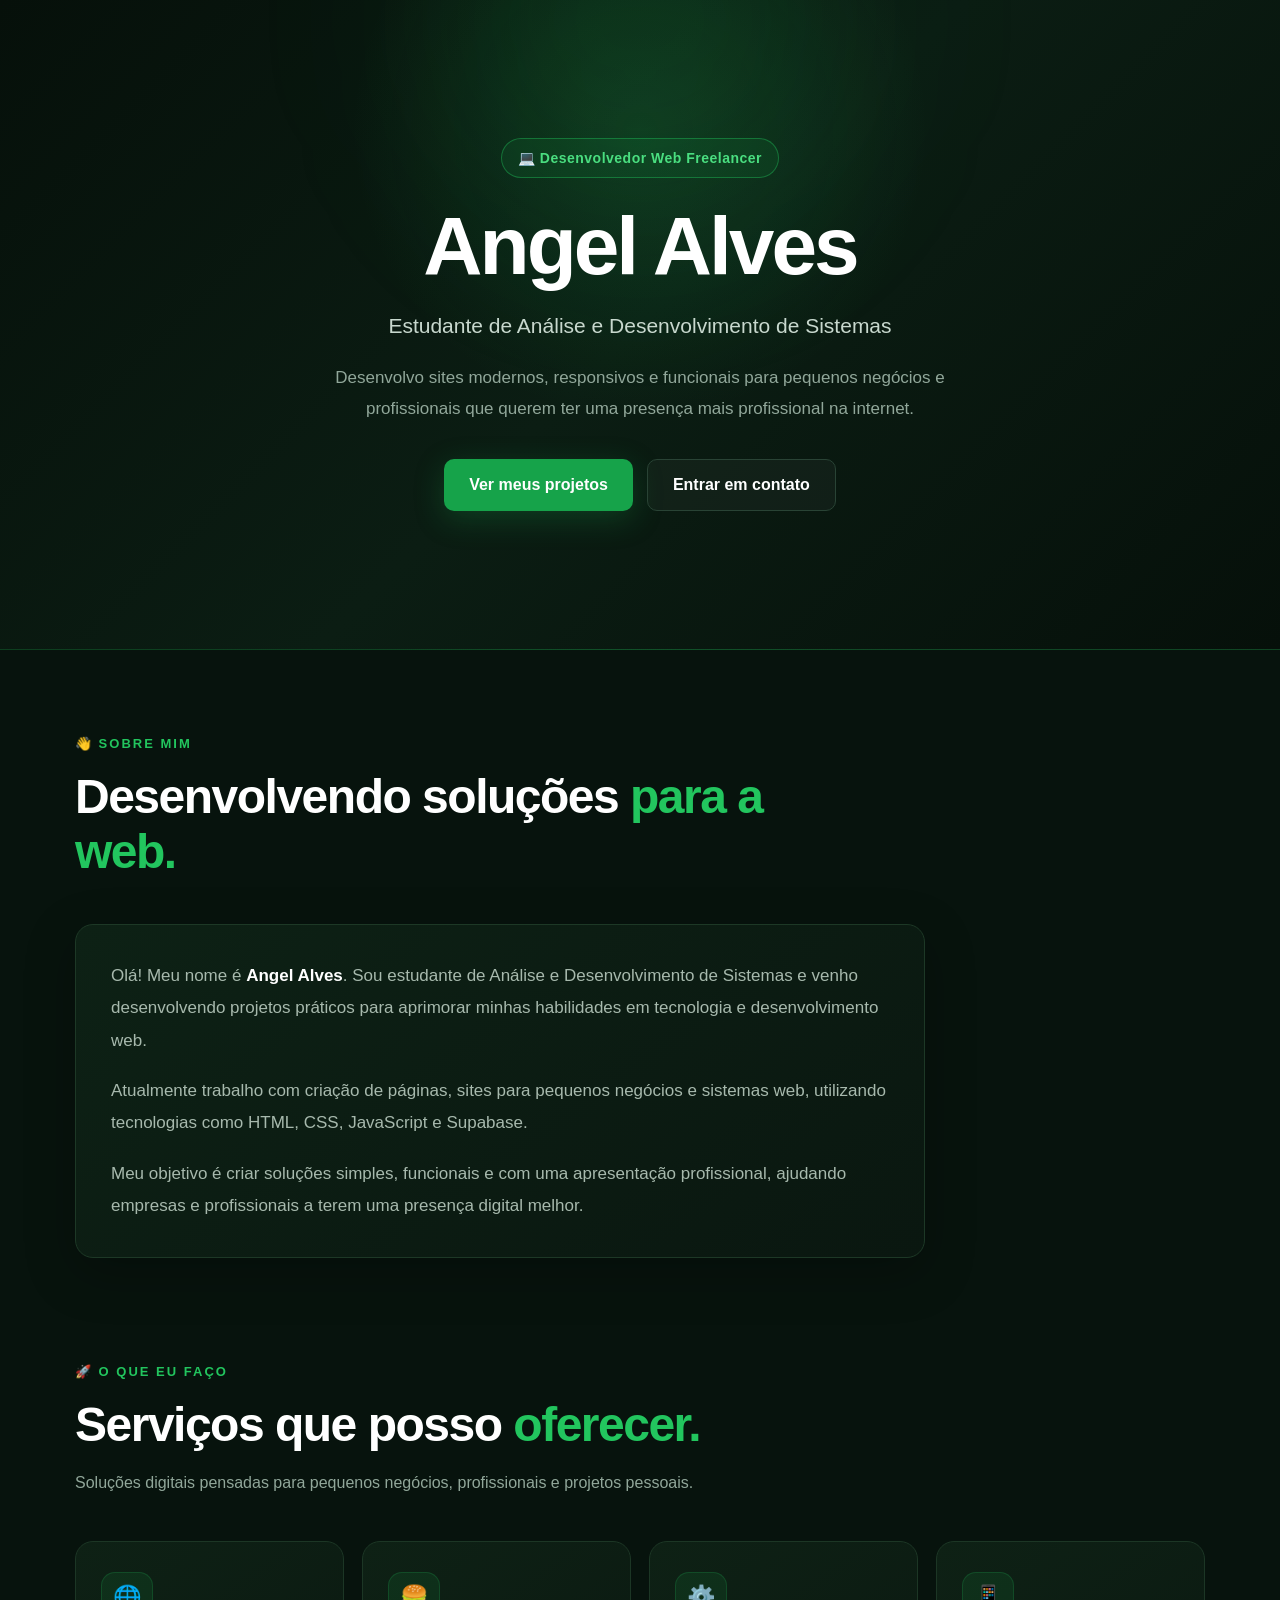
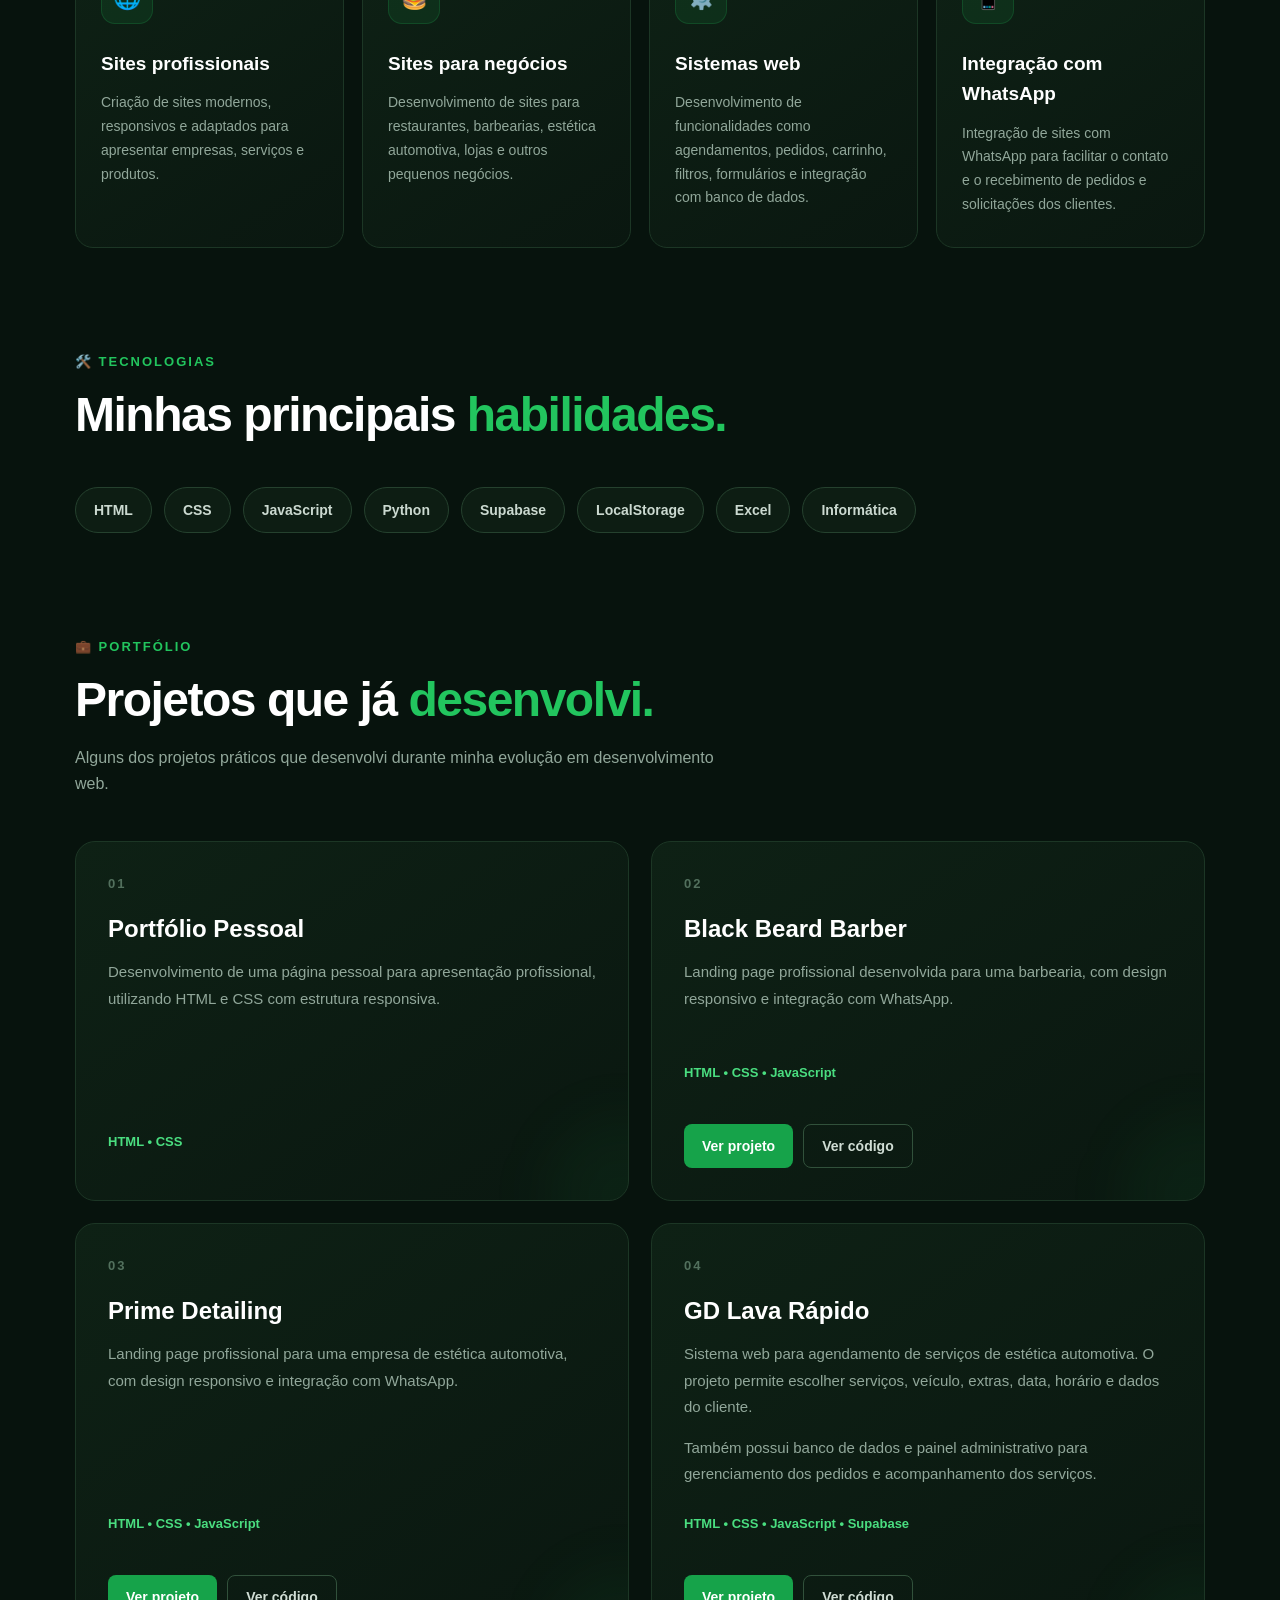
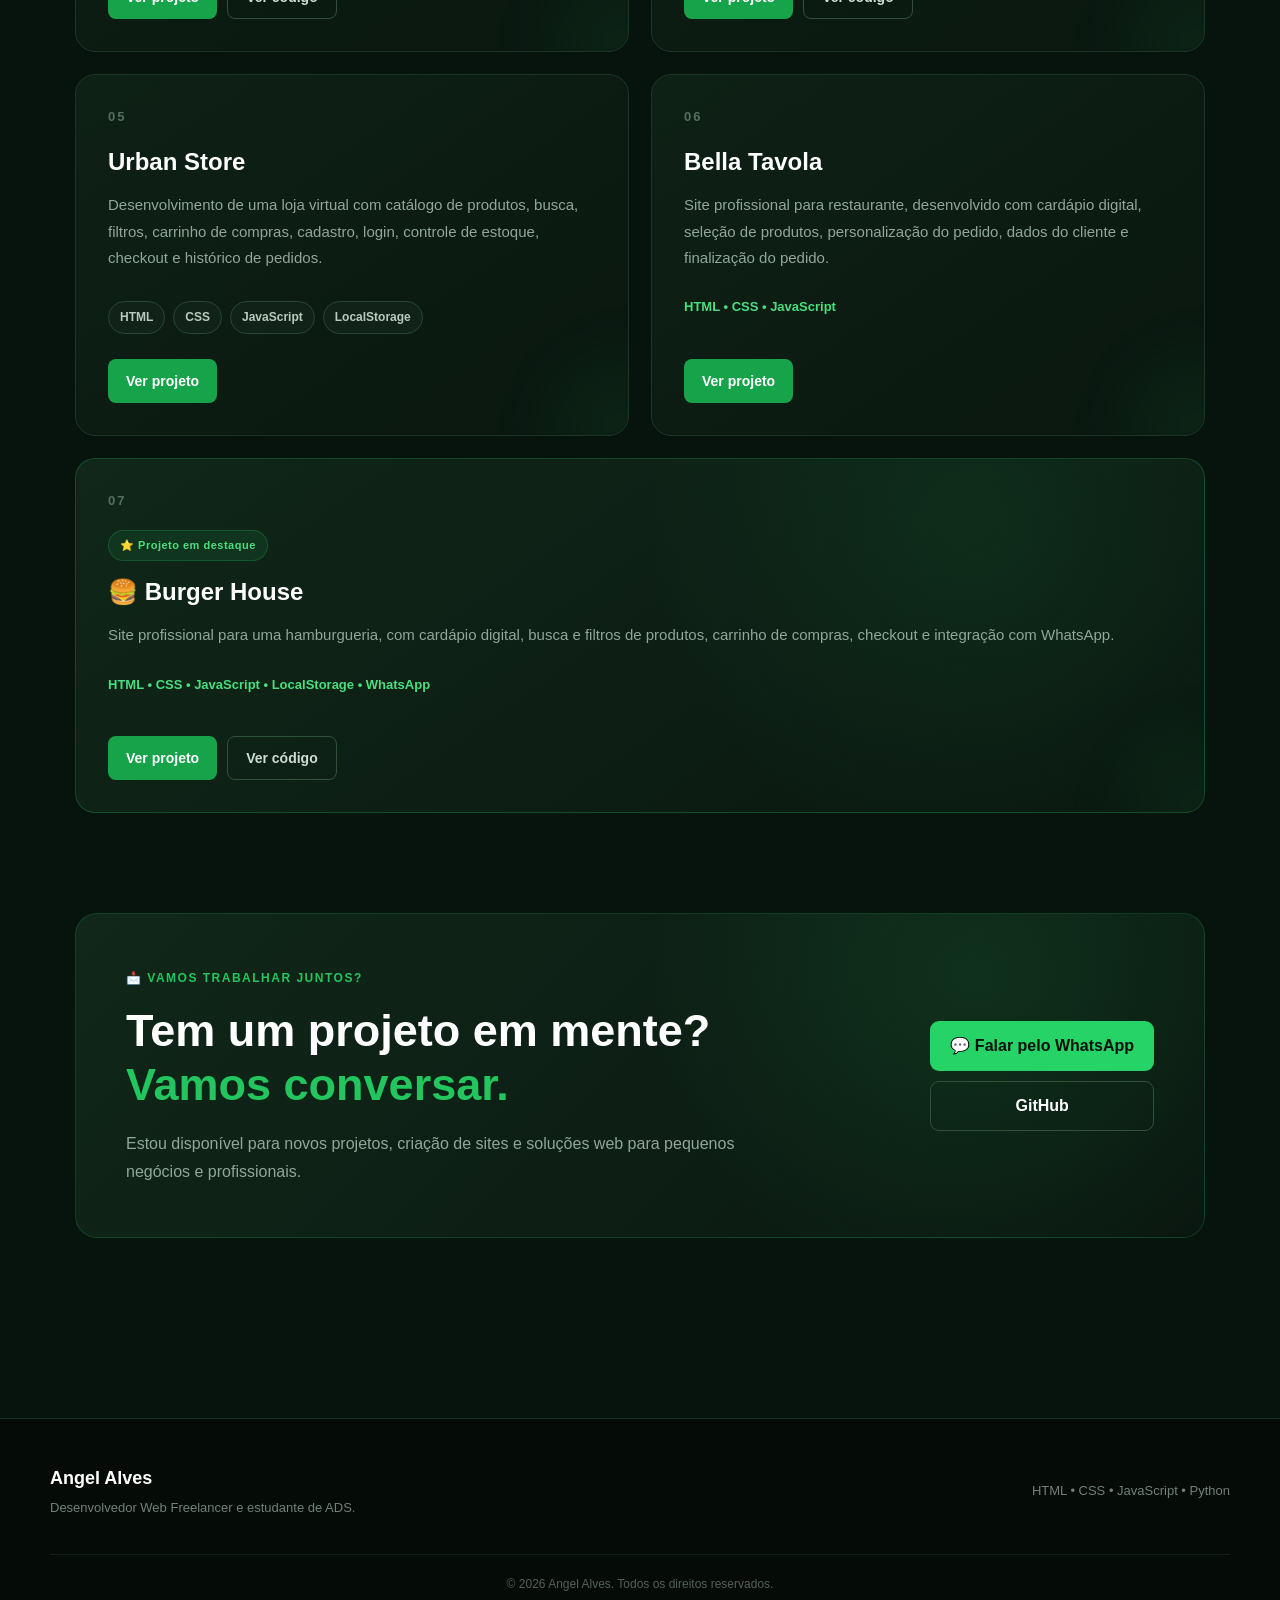
<file: index.html>
<!DOCTYPE html>
<html lang="pt-BR">

<head>
    <meta charset="UTF-8">
    <meta name="viewport" content="width=device-width, initial-scale=1.0">

    <meta
        name="description"
        content="Portfólio de Angel Alves — Desenvolvedor Web Freelancer e estudante de Análise e Desenvolvimento de Sistemas."
    >

    <meta
        name="keywords"
        content="Angel Alves, desenvolvedor web, freelancer, HTML, CSS, JavaScript, Python, Supabase, sites profissionais"
    >

    <meta name="author" content="Angel Alves">

    <title>Angel Alves | Desenvolvedor Web Freelancer</title>

    <link rel="stylesheet" href="./style.css">
</head>

<body>

    <!-- =====================================================
         HEADER / APRESENTAÇÃO
    ====================================================== -->

    <header>

        <div class="header-conteudo">

            <span class="badge-profissional">
                💻 Desenvolvedor Web Freelancer
            </span>

            <h1>
                Angel Alves
            </h1>

            <p class="subtitulo">
                Estudante de Análise e Desenvolvimento de Sistemas
            </p>

            <p class="descricao-header">
                Desenvolvo sites modernos, responsivos e funcionais
                para pequenos negócios e profissionais que querem
                ter uma presença mais profissional na internet.
            </p>

            <div class="botoes-header">

                <a href="#projetos" class="btn-principal">
                    Ver meus projetos
                </a>

                <a href="#contato" class="btn-secundario">
                    Entrar em contato
                </a>

            </div>

        </div>

    </header>


    <main>


        <!-- =====================================================
             SOBRE MIM
        ====================================================== -->

        <section id="sobre">

            <div class="titulo-secao">

                <span>👋 SOBRE MIM</span>

                <h2>
                    Desenvolvendo soluções
                    <strong>para a web.</strong>
                </h2>

            </div>

            <div class="sobre-conteudo">

                <p>
                    Olá! Meu nome é <strong>Angel Alves</strong>.
                    Sou estudante de Análise e Desenvolvimento
                    de Sistemas e venho desenvolvendo projetos
                    práticos para aprimorar minhas habilidades
                    em tecnologia e desenvolvimento web.
                </p>

                <p>
                    Atualmente trabalho com criação de páginas,
                    sites para pequenos negócios e sistemas web,
                    utilizando tecnologias como HTML, CSS,
                    JavaScript e Supabase.
                </p>

                <p>
                    Meu objetivo é criar soluções simples,
                    funcionais e com uma apresentação profissional,
                    ajudando empresas e profissionais a terem
                    uma presença digital melhor.
                </p>

            </div>

        </section>


        <!-- =====================================================
             SERVIÇOS
        ====================================================== -->

        <section id="servicos">

            <div class="titulo-secao">

                <span>🚀 O QUE EU FAÇO</span>

                <h2>
                    Serviços que posso
                    <strong>oferecer.</strong>
                </h2>

                <p>
                    Soluções digitais pensadas para pequenos negócios,
                    profissionais e projetos pessoais.
                </p>

            </div>


            <div class="cards-servicos">


                <!-- SERVIÇO 1 -->

                <div class="card">

                    <div class="icone-servico">
                        🌐
                    </div>

                    <h3>
                        Sites profissionais
                    </h3>

                    <p>
                        Criação de sites modernos, responsivos
                        e adaptados para apresentar empresas,
                        serviços e produtos.
                    </p>

                </div>


                <!-- SERVIÇO 2 -->

                <div class="card">

                    <div class="icone-servico">
                        🍔
                    </div>

                    <h3>
                        Sites para negócios
                    </h3>

                    <p>
                        Desenvolvimento de sites para restaurantes,
                        barbearias, estética automotiva, lojas e
                        outros pequenos negócios.
                    </p>

                </div>


                <!-- SERVIÇO 3 -->

                <div class="card">

                    <div class="icone-servico">
                        ⚙️
                    </div>

                    <h3>
                        Sistemas web
                    </h3>

                    <p>
                        Desenvolvimento de funcionalidades como
                        agendamentos, pedidos, carrinho, filtros,
                        formulários e integração com banco de dados.
                    </p>

                </div>


                <!-- SERVIÇO 4 -->

                <div class="card">

                    <div class="icone-servico">
                        📱
                    </div>

                    <h3>
                        Integração com WhatsApp
                    </h3>

                    <p>
                        Integração de sites com WhatsApp para
                        facilitar o contato e o recebimento de
                        pedidos e solicitações dos clientes.
                    </p>

                </div>


            </div>

        </section>


        <!-- =====================================================
             HABILIDADES
        ====================================================== -->

        <section id="habilidades">

            <div class="titulo-secao">

                <span>🛠️ TECNOLOGIAS</span>

                <h2>
                    Minhas principais
                    <strong>habilidades.</strong>
                </h2>

            </div>


            <div class="habilidades-lista">

                <span>HTML</span>
                <span>CSS</span>
                <span>JavaScript</span>
                <span>Python</span>
                <span>Supabase</span>
                <span>LocalStorage</span>
                <span>Excel</span>
                <span>Informática</span>

            </div>

        </section>


        <!-- =====================================================
             PROJETOS
        ====================================================== -->

        <section id="projetos">

            <div class="titulo-secao">

                <span>💼 PORTFÓLIO</span>

                <h2>
                    Projetos que já
                    <strong>desenvolvi.</strong>
                </h2>

                <p>
                    Alguns dos projetos práticos que desenvolvi
                    durante minha evolução em desenvolvimento web.
                </p>

            </div>


            <div class="projetos">


                <!-- =================================================
                     PROJETO 1
                ================================================== -->

                <article class="projeto">

                    <div class="projeto-conteudo">

                        <span class="projeto-numero">
                            01
                        </span>

                        <h3>
                            Portfólio Pessoal
                        </h3>

                        <p>
                            Desenvolvimento de uma página pessoal
                            para apresentação profissional,
                            utilizando HTML e CSS com estrutura
                            responsiva.
                        </p>

                        <p class="tecnologias">
                            HTML • CSS
                        </p>

                    </div>

                </article>


                <!-- =================================================
                     PROJETO 2
                ================================================== -->

                <article class="projeto">

                    <div class="projeto-conteudo">

                        <span class="projeto-numero">
                            02
                        </span>

                        <h3>
                            Black Beard Barber
                        </h3>

                        <p>
                            Landing page profissional desenvolvida
                            para uma barbearia, com design responsivo
                            e integração com WhatsApp.
                        </p>

                        <p class="tecnologias">
                            HTML • CSS • JavaScript
                        </p>

                        <div class="botoes-projeto">

                            <a
                                href="https://angelalves-dev.github.io/black-beard-barber/"
                                target="_blank"
                                rel="noopener noreferrer"
                            >
                                Ver projeto
                            </a>

                            <a
                                href="https://github.com/angelalves-dev/black-beard-barber"
                                target="_blank"
                                rel="noopener noreferrer"
                                class="btn-github"
                            >
                                Ver código
                            </a>

                        </div>

                    </div>

                </article>


                <!-- =================================================
                     PROJETO 3
                ================================================== -->

                <article class="projeto">

                    <div class="projeto-conteudo">

                        <span class="projeto-numero">
                            03
                        </span>

                        <h3>
                            Prime Detailing
                        </h3>

                        <p>
                            Landing page profissional para uma empresa
                            de estética automotiva, com design responsivo
                            e integração com WhatsApp.
                        </p>

                        <p class="tecnologias">
                            HTML • CSS • JavaScript
                        </p>

                        <div class="botoes-projeto">

                            <a
                                href="https://angelalves-dev.github.io/prime-detailing/"
                                target="_blank"
                                rel="noopener noreferrer"
                            >
                                Ver projeto
                            </a>

                            <a
                                href="https://github.com/angelalves-dev/prime-detailing"
                                target="_blank"
                                rel="noopener noreferrer"
                                class="btn-github"
                            >
                                Ver código
                            </a>

                        </div>

                    </div>

                </article>


                <!-- =================================================
                     PROJETO 4
                ================================================== -->

                <article class="projeto">

                    <div class="projeto-conteudo">

                        <span class="projeto-numero">
                            04
                        </span>

                        <h3>
                            GD Lava Rápido
                        </h3>

                        <p>
                            Sistema web para agendamento de serviços
                            de estética automotiva. O projeto permite
                            escolher serviços, veículo, extras, data,
                            horário e dados do cliente.
                        </p>

                        <p>
                            Também possui banco de dados e painel
                            administrativo para gerenciamento dos
                            pedidos e acompanhamento dos serviços.
                        </p>

                        <p class="tecnologias">
                            HTML • CSS • JavaScript • Supabase
                        </p>

                        <div class="botoes-projeto">

                            <a
                                href="https://angelalves-dev.github.io/gd-lava-rapido/"
                                target="_blank"
                                rel="noopener noreferrer"
                            >
                                Ver projeto
                            </a>

                            <a
                                href="https://github.com/angelalves-dev/gd-lava-rapido"
                                target="_blank"
                                rel="noopener noreferrer"
                                class="btn-github"
                            >
                                Ver código
                            </a>

                        </div>

                    </div>

                </article>


                <!-- =================================================
                     PROJETO 5
                ================================================== -->

                <article class="projeto">

                    <div class="projeto-conteudo">

                        <span class="projeto-numero">
                            05
                        </span>

                        <h3>
                            Urban Store
                        </h3>

                        <p>
                            Desenvolvimento de uma loja virtual
                            com catálogo de produtos, busca, filtros,
                            carrinho de compras, cadastro, login,
                            controle de estoque, checkout e histórico
                            de pedidos.
                        </p>

                        <div class="tecnologias">

                            <span>HTML</span>
                            <span>CSS</span>
                            <span>JavaScript</span>
                            <span>LocalStorage</span>

                        </div>

                        <div class="botoes-projeto">

                            <a
                                href="https://angelalves-dev.github.io/URBAN-STORE/"
                                target="_blank"
                                rel="noopener noreferrer"
                            >
                                Ver projeto
                            </a>

                        </div>

                    </div>

                </article>


                <!-- =================================================
                     PROJETO 6
                ================================================== -->

                <article class="projeto">

                    <div class="projeto-conteudo">

                        <span class="projeto-numero">
                            06
                        </span>

                        <h3>
                            Bella Tavola
                        </h3>

                        <p>
                            Site profissional para restaurante,
                            desenvolvido com cardápio digital,
                            seleção de produtos, personalização
                            do pedido, dados do cliente e
                            finalização do pedido.
                        </p>

                        <p class="tecnologias">
                            HTML • CSS • JavaScript
                        </p>

                        <div class="botoes-projeto">

                            <a
                                href="https://angelalves-dev.github.io/BELLA-TAVOLA/"
                                target="_blank"
                                rel="noopener noreferrer"
                            >
                                Ver projeto
                            </a>

                        </div>

                    </div>

                </article>


                <!-- =================================================
                     PROJETO 7
                ================================================== -->

                <article class="projeto destaque-projeto">

                    <div class="projeto-conteudo">

                        <span class="projeto-numero">
                            07
                        </span>

                        <span class="projeto-tag">
                            ⭐ Projeto em destaque
                        </span>

                        <h3>
                            🍔 Burger House
                        </h3>

                        <p>
                            Site profissional para uma hamburgueria,
                            com cardápio digital, busca e filtros
                            de produtos, carrinho de compras,
                            checkout e integração com WhatsApp.
                        </p>

                        <p class="tecnologias">
                            HTML • CSS • JavaScript • LocalStorage • WhatsApp
                        </p>

                        <div class="botoes-projeto">

                            <a
                                href="https://angelalves-dev.github.io/burger-house/"
                                target="_blank"
                                rel="noopener noreferrer"
                            >
                                Ver projeto
                            </a>

                            <a
                                href="https://github.com/angelalves-dev/burger-house"
                                target="_blank"
                                rel="noopener noreferrer"
                                class="btn-github"
                            >
                                Ver código
                            </a>

                        </div>

                    </div>

                </article>


            </div>

        </section>


        <!-- =====================================================
             CONTATO
        ====================================================== -->

        <section id="contato">

            <div class="contato-conteudo">

                <div>

                    <span class="contato-tag">
                        📩 VAMOS TRABALHAR JUNTOS?
                    </span>

                    <h2>
                        Tem um projeto em mente?
                        <strong>Vamos conversar.</strong>
                    </h2>

                    <p>
                        Estou disponível para novos projetos,
                        criação de sites e soluções web para
                        pequenos negócios e profissionais.
                    </p>

                </div>


                <div class="contato-acoes">

                    <a
                        href="https://wa.me/5592992619679"
                        target="_blank"
                        rel="noopener noreferrer"
                        class="btn-whatsapp"
                    >
                        💬 Falar pelo WhatsApp
                    </a>

                    <a
                        href="https://github.com/angelalves-dev"
                        target="_blank"
                        rel="noopener noreferrer"
                        class="btn-github"
                    >
                        GitHub
                    </a>

                </div>

            </div>

        </section>


    </main>


    <!-- =====================================================
         FOOTER
    ====================================================== -->

    <footer>

        <div class="footer-conteudo">

            <div>

                <strong>
                    Angel Alves
                </strong>

                <p>
                    Desenvolvedor Web Freelancer
                    e estudante de ADS.
                </p>

            </div>

            <div>

                <p>
                    HTML • CSS • JavaScript • Python
                </p>

            </div>

        </div>


        <div class="footer-bottom">

            <p>
                © 2026 Angel Alves. Todos os direitos reservados.
            </p>

        </div>

    </footer>


</body>

</html>
</file>
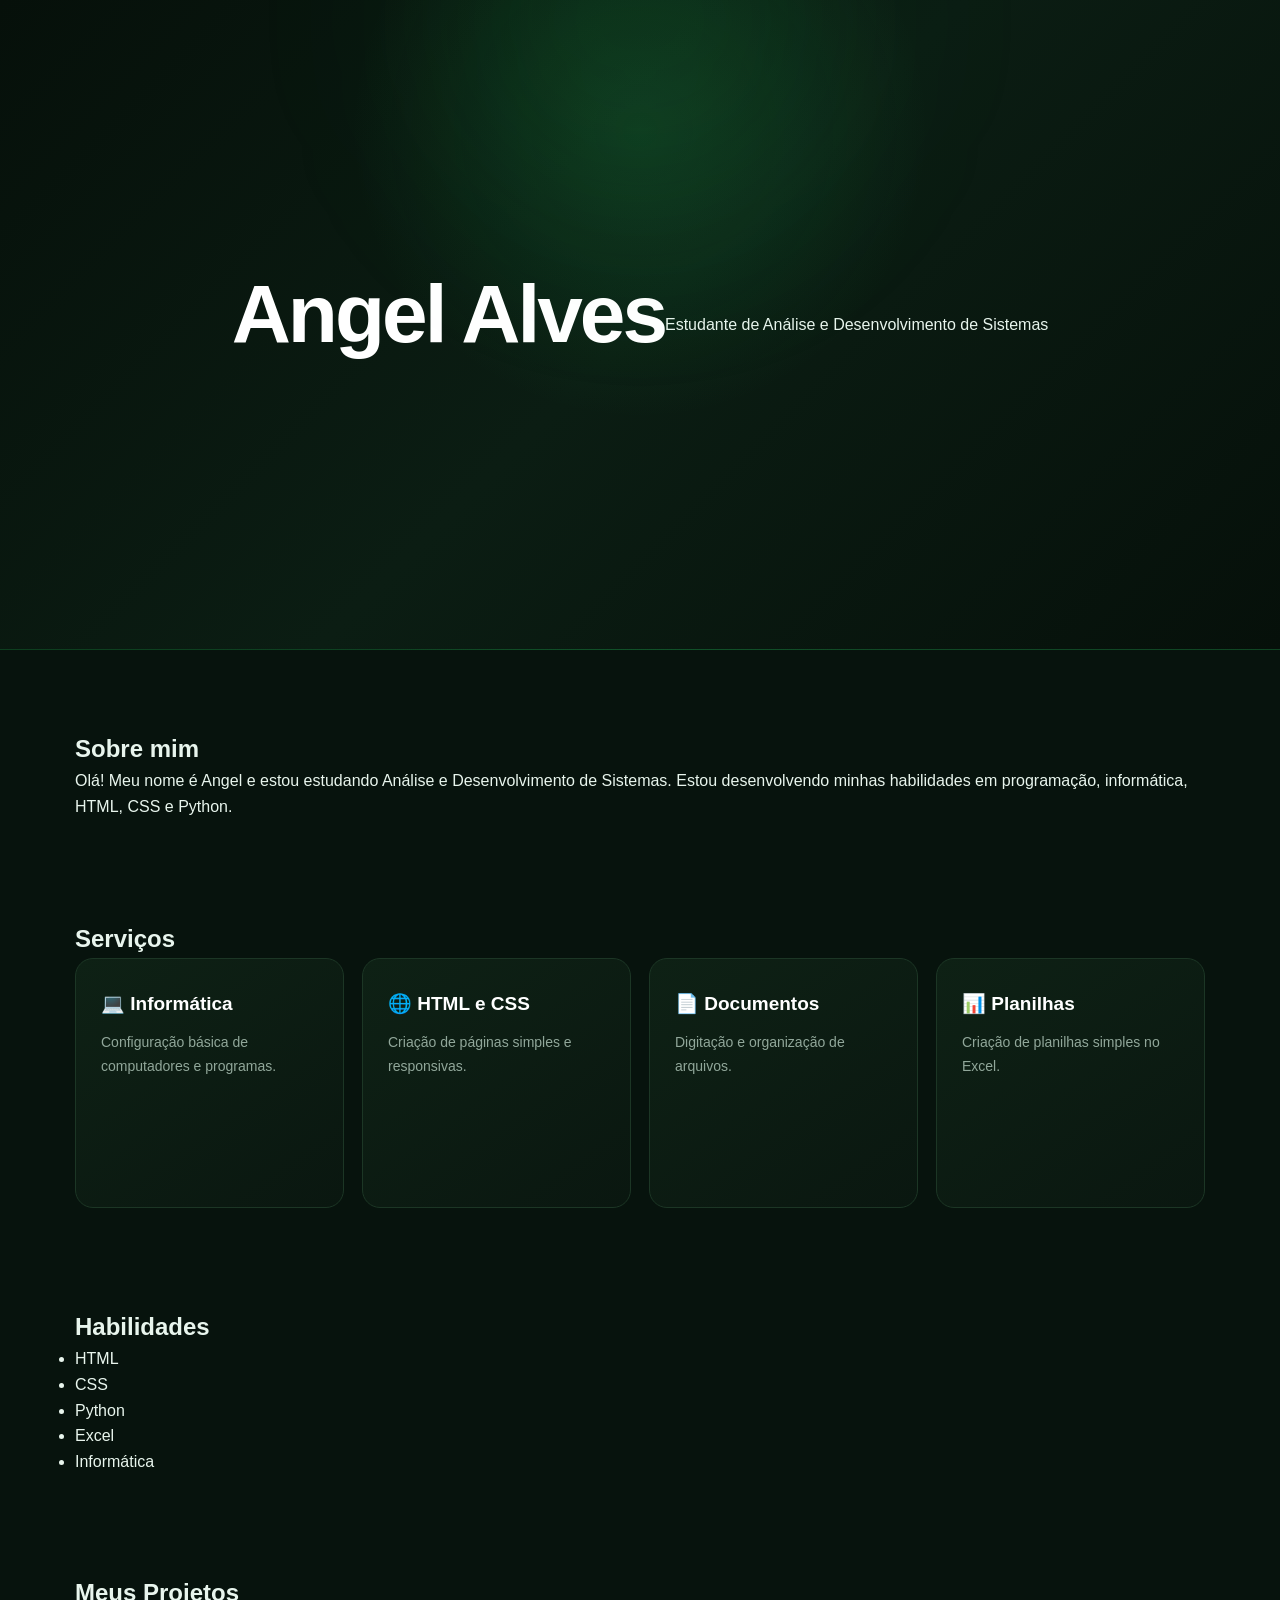
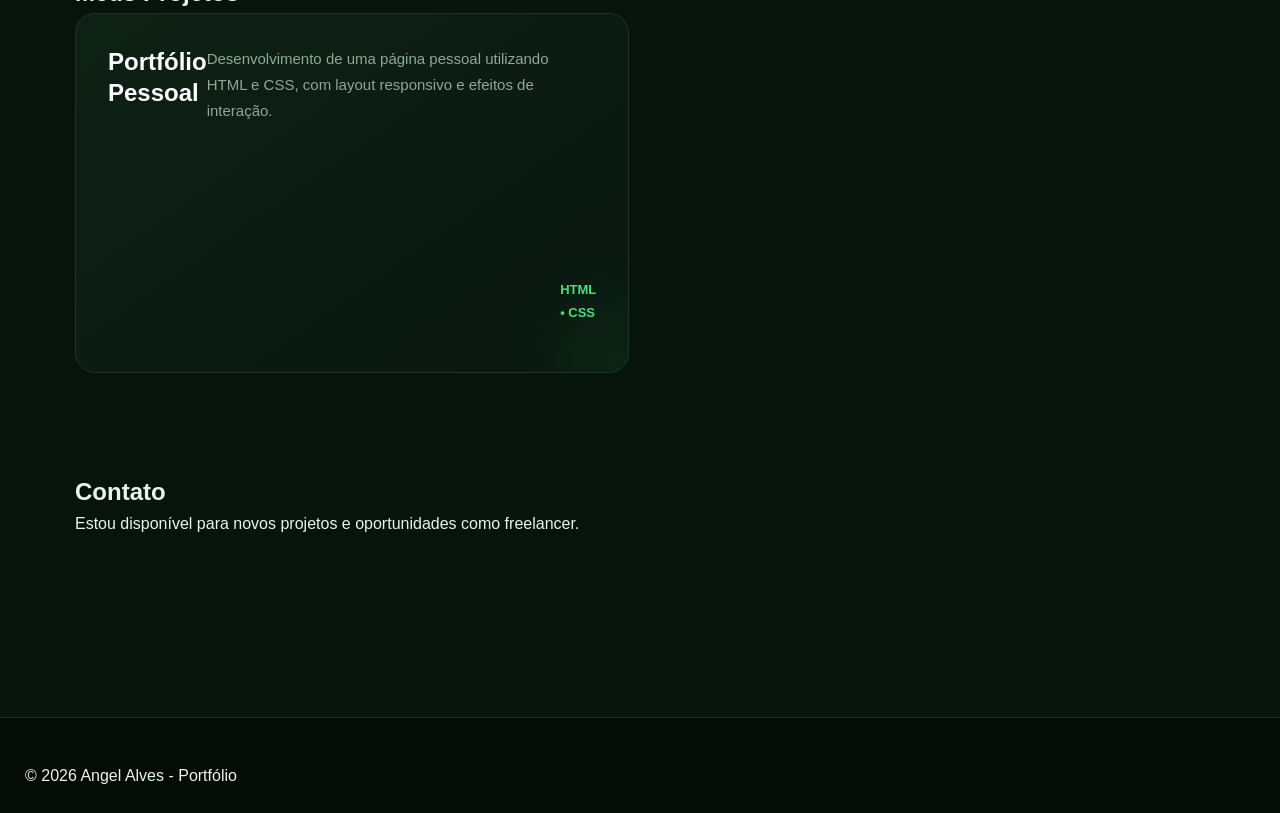
<file: ├── index.html>
<!DOCTYPE html>
<html lang="pt-BR">

<head>
    <meta charset="UTF-8">
    <meta name="viewport" content="width=device-width, initial-scale=1.0">

    <title>Meu Portfólio</title>

    <link rel="stylesheet" href="./style.css">
</head>

<body>

    <header>
        <h1>Angel Alves</h1>
        <p>Estudante de Análise e Desenvolvimento de Sistemas</p>
    </header>

    <main>

        <section>
            <h2>Sobre mim</h2>

            <p>
                Olá! Meu nome é Angel e estou estudando
                Análise e Desenvolvimento de Sistemas.
                Estou desenvolvendo minhas habilidades em
                programação, informática, HTML, CSS e Python.
            </p>
        </section>


        <section>
            <h2>Serviços</h2>

            <div class="cards-servicos">

    <div class="card">
        <h3>💻 Informática</h3>
        <p>Configuração básica de computadores e programas.</p>
    </div>

    <div class="card">
        <h3>🌐 HTML e CSS</h3>
        <p>Criação de páginas simples e responsivas.</p>
    </div>

    <div class="card">
        <h3>📄 Documentos</h3>
        <p>Digitação e organização de arquivos.</p>
    </div>

    <div class="card">
        <h3>📊 Planilhas</h3>
        <p>Criação de planilhas simples no Excel.</p>
    </div>

</div>
        </section>


        <section>
            <h2>Habilidades</h2>

            <ul>
                <li>HTML</li>
                <li>CSS</li>
                <li>Python</li>
                <li>Excel</li>
                <li>Informática</li>
            </ul>
        </section>

        <section>
    <h2>Meus Projetos</h2>

    <div class="projetos">

        <div class="projeto">
            <h3>Portfólio Pessoal</h3>

            <p>
                Desenvolvimento de uma página pessoal utilizando
                HTML e CSS, com layout responsivo e efeitos
                de interação.
            </p>

            <p class="tecnologias">
                HTML • CSS
            </p>
        </div>

    </div>
</section>


        <section>
            <h2>Contato</h2>

            <p>
                Estou disponível para novos projetos e
                oportunidades como freelancer.
            </p>
        </section>

    </main>

    <footer>
        <p>© 2026 Angel Alves - Portfólio</p>
    </footer>

</body>

</html>
</file>
<file: style.css>
/* =========================================================
   RESET
========================================================= */

* {
    margin: 0;
    padding: 0;
    box-sizing: border-box;
}

html {
    scroll-behavior: smooth;
}

body {
    font-family: Arial, Helvetica, sans-serif;
    background: #07130d;
    color: #e8f5ed;
    line-height: 1.6;
}

a {
    text-decoration: none;
    color: inherit;
}

strong {
    color: #22c55e;
}

::selection {
    background: #22c55e;
    color: #06120b;
}


/* =========================================================
   SCROLLBAR
========================================================= */

::-webkit-scrollbar {
    width: 9px;
}

::-webkit-scrollbar-track {
    background: #06100a;
}

::-webkit-scrollbar-thumb {
    background: #16a34a;
    border-radius: 10px;
}

::-webkit-scrollbar-thumb:hover {
    background: #22c55e;
}


/* =========================================================
   HEADER / HERO
========================================================= */

header {
    position: relative;
    overflow: hidden;

    min-height: 650px;

    display: flex;
    align-items: center;
    justify-content: center;

    text-align: center;

    padding: 100px 20px;

    background:
        radial-gradient(
            circle at 50% 20%,
            rgba(34, 197, 94, 0.16),
            transparent 35%
        ),
        linear-gradient(
            135deg,
            #06100a 0%,
            #0b1d13 50%,
            #06100a 100%
        );

    border-bottom: 1px solid rgba(34, 197, 94, 0.25);
}


/* brilho decorativo */

header::before {
    content: "";

    position: absolute;

    width: 400px;
    height: 400px;

    background: rgba(34, 197, 94, 0.08);

    border-radius: 50%;

    filter: blur(100px);

    top: -180px;
    left: 50%;

    transform: translateX(-50%);
}


.header-conteudo {
    position: relative;
    z-index: 2;

    max-width: 850px;
    margin: auto;
}


/* =========================================================
   BADGE
========================================================= */

.badge-profissional {
    display: inline-block;

    padding: 8px 16px;

    margin-bottom: 25px;

    border: 1px solid rgba(34, 197, 94, 0.40);

    border-radius: 50px;

    background: rgba(34, 197, 94, 0.08);

    color: #4ade80;

    font-size: 14px;
    font-weight: 700;

    letter-spacing: 0.5px;
}


/* =========================================================
   NOME
========================================================= */

header h1 {
    font-size: clamp(48px, 8vw, 82px);

    line-height: 1.05;

    margin-bottom: 20px;

    color: #ffffff;

    letter-spacing: -3px;

    font-weight: 800;
}


/* =========================================================
   SUBTÍTULO
========================================================= */

.subtitulo {
    font-size: 21px;

    color: #c8d8ce;

    margin-bottom: 20px;
}


/* =========================================================
   DESCRIÇÃO
========================================================= */

.descricao-header {
    max-width: 680px;

    margin: 0 auto 35px;

    color: #91a79a;

    font-size: 17px;

    line-height: 1.8;
}


/* =========================================================
   BOTÕES DO HEADER
========================================================= */

.botoes-header {
    display: flex;

    justify-content: center;

    gap: 14px;

    flex-wrap: wrap;
}

.btn-principal,
.btn-secundario {
    display: inline-flex;

    align-items: center;
    justify-content: center;

    min-height: 52px;

    padding: 0 25px;

    border-radius: 10px;

    font-weight: 700;

    transition: 0.3s ease;
}


/* botão principal */

.btn-principal {
    background: #16a34a;

    color: #ffffff;

    box-shadow:
        0 8px 30px rgba(22, 163, 74, 0.25);
}


.btn-principal:hover {
    transform: translateY(-3px);

    background: #22c55e;

    box-shadow:
        0 12px 35px rgba(34, 197, 94, 0.30);
}


/* botão secundário */

.btn-secundario {
    border: 1px solid #294335;

    color: #ffffff;

    background: rgba(255, 255, 255, 0.03);
}


.btn-secundario:hover {
    transform: translateY(-3px);

    border-color: #22c55e;

    color: #4ade80;

    background: rgba(34, 197, 94, 0.05);
}


/* =========================================================
   MAIN
========================================================= */

main {
    max-width: 1180px;

    margin: 0 auto;

    padding: 80px 25px;
}


/* =========================================================
   SEÇÕES
========================================================= */

section {
    margin-bottom: 100px;
}


/* =========================================================
   TÍTULOS DAS SEÇÕES
========================================================= */

.titulo-secao {
    max-width: 750px;

    margin-bottom: 45px;
}


.titulo-secao > span {
    display: inline-block;

    margin-bottom: 14px;

    color: #22c55e;

    font-size: 13px;

    font-weight: 800;

    letter-spacing: 2px;
}


.titulo-secao h2 {
    font-size: clamp(32px, 5vw, 48px);

    line-height: 1.15;

    color: #ffffff;

    margin-bottom: 18px;

    letter-spacing: -1.5px;
}


.titulo-secao p {
    color: #91a79a;

    font-size: 16px;

    max-width: 650px;
}


/* =========================================================
   SOBRE
========================================================= */

.sobre-conteudo {
    max-width: 850px;

    padding: 35px;

    background:
        linear-gradient(
            145deg,
            #0d2115,
            #0a1710
        );

    border: 1px solid #1d3826;

    border-radius: 18px;

    box-shadow:
        0 15px 50px rgba(0, 0, 0, 0.25);
}


.sobre-conteudo p {
    color: #a7b9ad;

    font-size: 17px;

    line-height: 1.9;

    margin-bottom: 18px;
}


.sobre-conteudo p:last-child {
    margin-bottom: 0;
}


.sobre-conteudo strong {
    color: #ffffff;
}


/* =========================================================
   SERVIÇOS
========================================================= */

.cards-servicos {
    display: grid;

    grid-template-columns:
        repeat(4, 1fr);

    gap: 18px;
}


.card {
    position: relative;

    padding: 30px 25px;

    min-height: 250px;

    background:
        linear-gradient(
            145deg,
            #0e2115,
            #0a1710
        );

    border: 1px solid #1c3625;

    border-radius: 18px;

    transition: 0.35s ease;

    overflow: hidden;
}


.card::before {
    content: "";

    position: absolute;

    top: 0;
    left: 0;

    width: 100%;
    height: 2px;

    background: linear-gradient(
        90deg,
        transparent,
        #22c55e,
        transparent
    );

    opacity: 0;

    transition: 0.35s ease;
}


.card:hover {
    transform: translateY(-8px);

    border-color: rgba(34, 197, 94, 0.35);

    box-shadow:
        0 20px 50px rgba(0, 0, 0, 0.35);
}


.card:hover::before {
    opacity: 1;
}


/* ícone */

.icone-servico {
    width: 52px;
    height: 52px;

    display: flex;

    align-items: center;
    justify-content: center;

    margin-bottom: 25px;

    border-radius: 14px;

    background: rgba(34, 197, 94, 0.10);

    border: 1px solid rgba(34, 197, 94, 0.18);

    font-size: 23px;
}


.card h3 {
    color: #ffffff;

    font-size: 19px;

    margin-bottom: 12px;
}


.card p {
    color: #91a79a;

    font-size: 14px;

    line-height: 1.7;
}


/* =========================================================
   HABILIDADES
========================================================= */

.habilidades-lista {
    display: flex;

    flex-wrap: wrap;

    gap: 12px;
}


.habilidades-lista span {
    padding: 11px 18px;

    border-radius: 50px;

    background: #0d1d13;

    border: 1px solid #25412e;

    color: #cbd9d0;

    font-size: 14px;

    font-weight: 600;

    transition: 0.3s ease;
}


.habilidades-lista span:hover {
    color: #4ade80;

    border-color: rgba(34, 197, 94, 0.45);

    background: rgba(34, 197, 94, 0.07);

    transform: translateY(-2px);
}


/* =========================================================
   PROJETOS
========================================================= */

.projetos {
    display: grid;

    grid-template-columns:
        repeat(2, 1fr);

    gap: 22px;
}


.projeto {
    position: relative;

    padding: 32px;

    min-height: 360px;

    display: flex;

    background:
        linear-gradient(
            145deg,
            #0e2115,
            #0a1710
        );

    border: 1px solid #1c3625;

    border-radius: 20px;

    overflow: hidden;

    transition: 0.35s ease;
}


.projeto::after {
    content: "";

    position: absolute;

    width: 150px;
    height: 150px;

    right: -70px;
    bottom: -70px;

    background: rgba(34, 197, 94, 0.06);

    border-radius: 50%;

    filter: blur(30px);

    transition: 0.35s ease;
}


.projeto:hover {
    transform: translateY(-7px);

    border-color: rgba(34, 197, 94, 0.30);

    box-shadow:
        0 20px 55px rgba(0, 0, 0, 0.35);
}


.projeto:hover::after {
    background: rgba(34, 197, 94, 0.12);
}


.projeto-conteudo {
    position: relative;

    z-index: 2;

    width: 100%;

    display: flex;

    flex-direction: column;
}


.projeto-numero {
    display: inline-block;

    margin-bottom: 18px;

    color: #52705d;

    font-size: 13px;

    font-weight: 800;

    letter-spacing: 2px;
}


.projeto h3 {
    color: #ffffff;

    font-size: 24px;

    line-height: 1.3;

    margin-bottom: 15px;
}


.projeto p {
    color: #91a79a;

    font-size: 15px;

    line-height: 1.75;

    margin-bottom: 15px;
}


/* =========================================================
   TAG DO PROJETO EM DESTAQUE
========================================================= */

.projeto-tag {
    display: inline-block;

    align-self: flex-start;

    margin-bottom: 15px;

    padding: 6px 11px;

    border-radius: 50px;

    background: rgba(34, 197, 94, 0.10);

    border: 1px solid rgba(34, 197, 94, 0.25);

    color: #4ade80;

    font-size: 11px;

    font-weight: 800;

    letter-spacing: 0.5px;
}


/* =========================================================
   PROJETO DESTAQUE
========================================================= */

.destaque-projeto {
    grid-column: span 2;

    min-height: 330px;

    border-color: rgba(34, 197, 94, 0.25);

    background:
        radial-gradient(
            circle at 80% 20%,
            rgba(34, 197, 94, 0.09),
            transparent 35%
        ),
        linear-gradient(
            145deg,
            #102719,
            #0a1710
        );
}


/* =========================================================
   TECNOLOGIAS
========================================================= */

.tecnologias {
    display: flex;

    flex-wrap: wrap;

    gap: 8px;

    margin-top: auto;

    padding-top: 10px;

    color: #4ade80 !important;

    font-size: 13px !important;

    font-weight: 700;

    line-height: 1.6;
}


/* tecnologias em formato de badge */

.tecnologias span {
    display: inline-block;

    padding: 6px 11px;

    background: #112318;

    border: 1px solid #284734;

    border-radius: 50px;

    color: #b9cabe;

    font-size: 12px;
}


/* =========================================================
   BOTÕES DOS PROJETOS
========================================================= */

.botoes-projeto {
    display: flex;

    flex-wrap: wrap;

    gap: 10px;

    margin-top: 25px;
}


.botoes-projeto a {
    display: inline-flex;

    align-items: center;
    justify-content: center;

    min-height: 44px;

    padding: 0 18px;

    border-radius: 8px;

    background: #16a34a;

    color: #ffffff;

    font-size: 14px;

    font-weight: 800;

    transition: 0.3s ease;
}


.botoes-projeto a:hover {
    background: #22c55e;

    transform: translateY(-2px);

    box-shadow:
        0 8px 20px rgba(34, 197, 94, 0.20);
}


.botoes-projeto .btn-github {
    background: transparent;

    border: 1px solid #31513b;

    color: #d0ddd4;
}


.botoes-projeto .btn-github:hover {
    background: #ffffff;

    border-color: #ffffff;

    color: #07130d;

    box-shadow: none;
}


/* =========================================================
   CONTATO
========================================================= */

#contato {
    margin-top: 30px;

    padding: 50px;

    background:
        radial-gradient(
            circle at 80% 20%,
            rgba(34, 197, 94, 0.12),
            transparent 35%
        ),
        linear-gradient(
            135deg,
            #102719,
            #0a1710
        );

    border: 1px solid rgba(34, 197, 94, 0.20);

    border-radius: 22px;
}


.contato-conteudo {
    display: flex;

    align-items: center;

    justify-content: space-between;

    gap: 40px;
}


.contato-tag {
    display: inline-block;

    margin-bottom: 15px;

    color: #22c55e;

    font-size: 12px;

    font-weight: 800;

    letter-spacing: 1.5px;
}


.contato-conteudo h2 {
    max-width: 650px;

    color: #ffffff;

    font-size: clamp(30px, 5vw, 45px);

    line-height: 1.2;

    margin-bottom: 18px;
}


.contato-conteudo p {
    max-width: 650px;

    color: #91a79a;

    font-size: 16px;

    line-height: 1.8;
}


/* =========================================================
   BOTÕES DE CONTATO
========================================================= */

.contato-acoes {
    display: flex;

    flex-direction: column;

    gap: 10px;

    min-width: 210px;
}


.btn-whatsapp,
.contato-acoes .btn-github {
    display: flex;

    align-items: center;
    justify-content: center;

    min-height: 50px;

    padding: 0 20px;

    border-radius: 9px;

    font-weight: 700;

    transition: 0.3s ease;
}


/* WhatsApp */

.btn-whatsapp {
    background: #25d366;

    color: #06120b;
}


.btn-whatsapp:hover {
    transform: translateY(-3px);

    filter: brightness(1.08);

    box-shadow:
        0 10px 25px rgba(37, 211, 102, 0.18);
}


/* GitHub */

.contato-acoes .btn-github {
    border: 1px solid #31513b;

    background: transparent;

    color: #ffffff;
}


.contato-acoes .btn-github:hover {
    background: #ffffff;

    color: #07130d;

    border-color: #ffffff;
}


/* =========================================================
   FOOTER
========================================================= */

footer {
    border-top: 1px solid #183021;

    background: #050b07;

    padding: 45px 25px 25px;
}


.footer-conteudo {
    max-width: 1180px;

    margin: auto;

    display: flex;

    align-items: center;

    justify-content: space-between;

    gap: 30px;
}


.footer-conteudo strong {
    display: block;

    margin-bottom: 5px;

    color: #ffffff;

    font-size: 18px;
}


.footer-conteudo p {
    color: #718278;

    font-size: 13px;
}


.footer-bottom {
    max-width: 1180px;

    margin: 35px auto 0;

    padding-top: 20px;

    border-top: 1px solid #132219;

    text-align: center;
}


.footer-bottom p {
    color: #536158;

    font-size: 12px;
}


/* =========================================================
   RESPONSIVIDADE — TABLET
========================================================= */

@media (max-width: 950px) {

    .cards-servicos {
        grid-template-columns: repeat(2, 1fr);
    }

    .projetos {
        grid-template-columns: 1fr;
    }

    .destaque-projeto {
        grid-column: span 1;
    }

    .contato-conteudo {
        flex-direction: column;

        align-items: flex-start;
    }

    .contato-acoes {
        width: 100%;

        flex-direction: row;

        flex-wrap: wrap;
    }

    .contato-acoes a {
        flex: 1;
    }
}


/* =========================================================
   RESPONSIVIDADE — CELULAR
========================================================= */

@media (max-width: 650px) {

    header {
        min-height: 600px;

        padding: 80px 20px;
    }

    header h1 {
        letter-spacing: -2px;
    }

    .subtitulo {
        font-size: 17px;
    }

    .descricao-header {
        font-size: 15px;
    }

    .botoes-header {
        flex-direction: column;

        width: 100%;
    }

    .btn-principal,
    .btn-secundario {
        width: 100%;
    }


    main {
        padding: 60px 16px;
    }


    section {
        margin-bottom: 75px;
    }


    .titulo-secao {
        margin-bottom: 30px;
    }


    .titulo-secao h2 {
        font-size: 31px;
    }


    .sobre-conteudo {
        padding: 25px 20px;
    }


    .sobre-conteudo p {
        font-size: 15px;
    }


    .cards-servicos {
        grid-template-columns: 1fr;
    }


    .card {
        min-height: auto;

        padding: 25px;
    }


    .projeto {
        min-height: auto;

        padding: 25px 22px;
    }


    .projeto h3 {
        font-size: 21px;
    }


    .botoes-projeto {
        flex-direction: column;
    }


    .botoes-projeto a {
        width: 100%;
    }


    #contato {
        padding: 35px 22px;
    }


    .contato-conteudo h2 {
        font-size: 31px;
    }


    .contato-acoes {
        width: 100%;

        flex-direction: column;
    }


    .contato-acoes a {
        width: 100%;
    }


    .footer-conteudo {
        flex-direction: column;

        align-items: flex-start;
    }

}


/* =========================================================
   ACESSIBILIDADE / FOCO
========================================================= */

a:focus-visible,
span:focus-visible {
    outline: 2px solid #22c55e;

    outline-offset: 4px;
}
</file>
